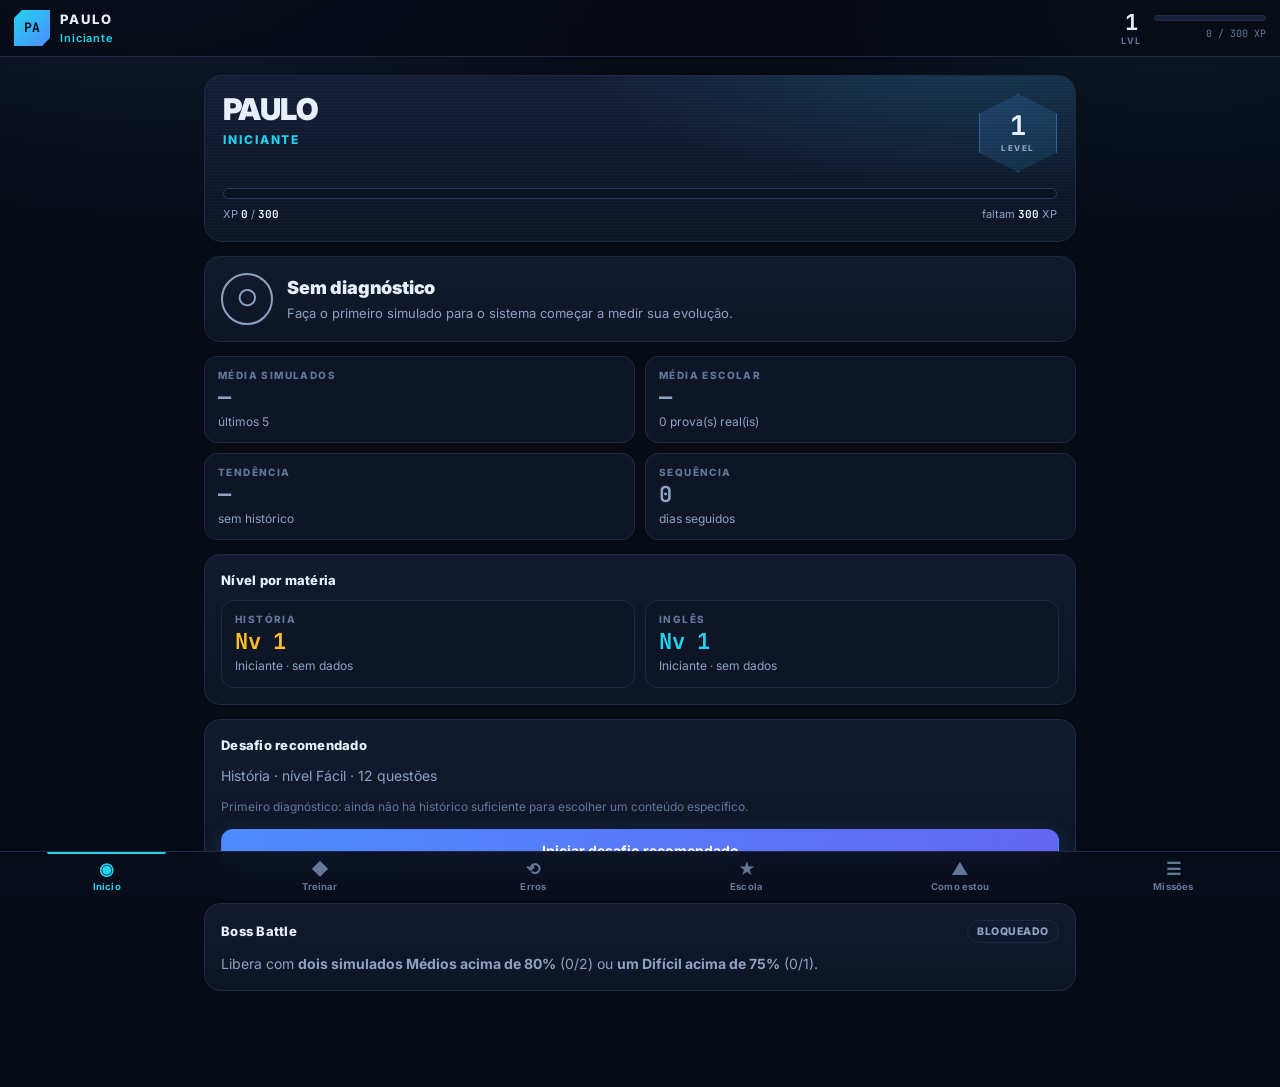
<file: index.html>
<!DOCTYPE html>
<html lang="pt-BR">
<head>
<meta charset="UTF-8">
<meta name="viewport" content="width=device-width,initial-scale=1.0,viewport-fit=cover">
<meta name="theme-color" content="#070b16">
<title>Paulo | Academy</title>
<link rel="preconnect" href="https://fonts.googleapis.com">
<link rel="preconnect" href="https://fonts.gstatic.com" crossorigin>
<link href="https://fonts.googleapis.com/css2?family=Inter:wght@400;500;600;700;800;900&family=JetBrains+Mono:wght@500;700&display=swap" rel="stylesheet">
<link rel="stylesheet" href="css/style.css?v=4">
</head>
<body>

<header class="topbar">
  <div class="brand">
    <span class="brand-mark">PA</span>
    <div class="brand-txt">
      <strong>PAULO</strong>
      <span id="tb-rank">—</span>
    </div>
  </div>
  <div class="tb-right">
    <div class="tb-lvl">
      <span class="tb-lvl-n" id="tb-level">1</span>
      <span class="tb-lvl-l">LVL</span>
    </div>
    <div class="tb-xp">
      <div class="tb-xp-bar"><i id="tb-xp-fill"></i></div>
      <span class="tb-xp-txt" id="tb-xp-txt">0 / 300 XP</span>
    </div>
  </div>
</header>

<main id="view" class="view"></main>

<nav class="tabbar" id="tabbar"></nav>

<div id="toast" class="toast"></div>

<script src="js/data-historia.js?v=4"></script>
<script src="js/data-ingles.js?v=4"></script>
<script src="js/data-reforco.js?v=4"></script>
<script src="js/data-ingles-prova.js?v=4"></script>
<script src="js/data-historia-prova.js?v=4"></script>
<script src="js/state.js?v=4"></script>
<script src="js/analysis.js?v=4"></script>
<script src="js/quiz.js?v=4"></script>
<script src="js/panels.js?v=4"></script>
<script src="js/app.js?v=4"></script>
</body>
</html>
</file>
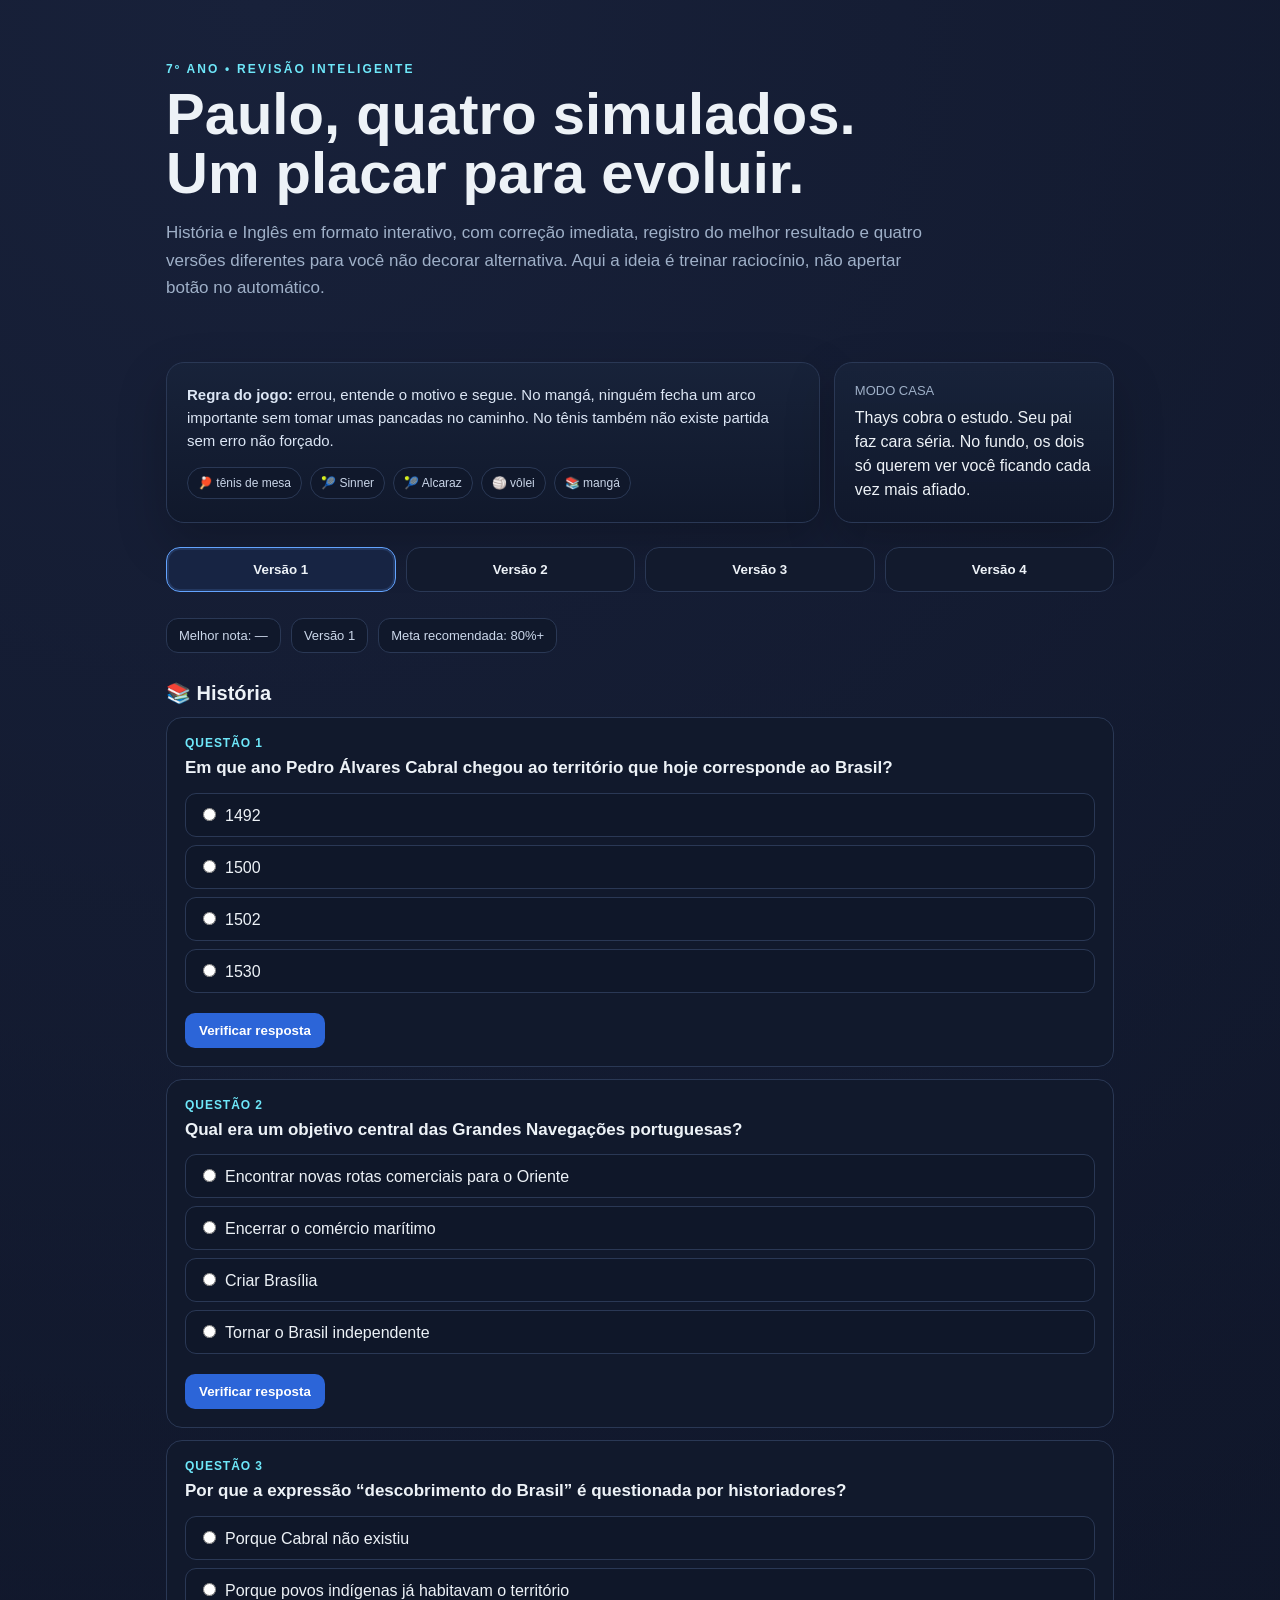
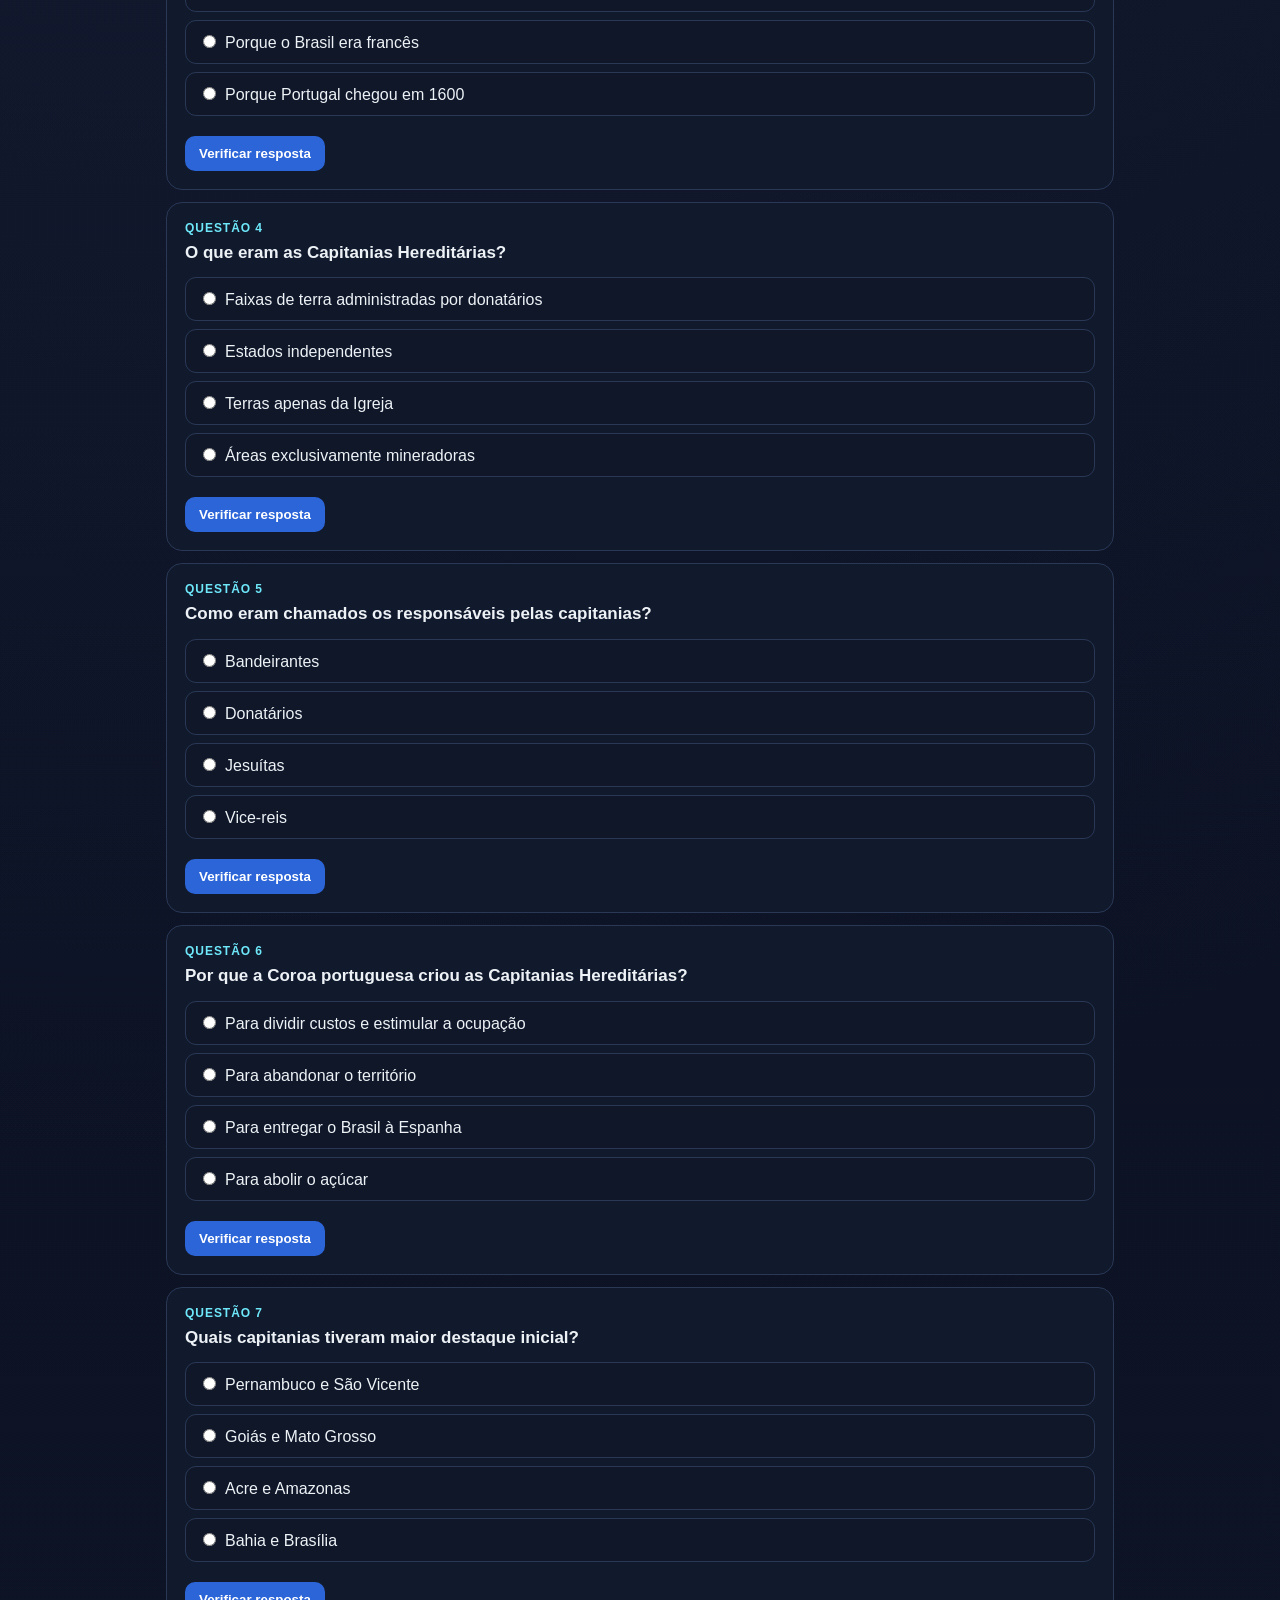
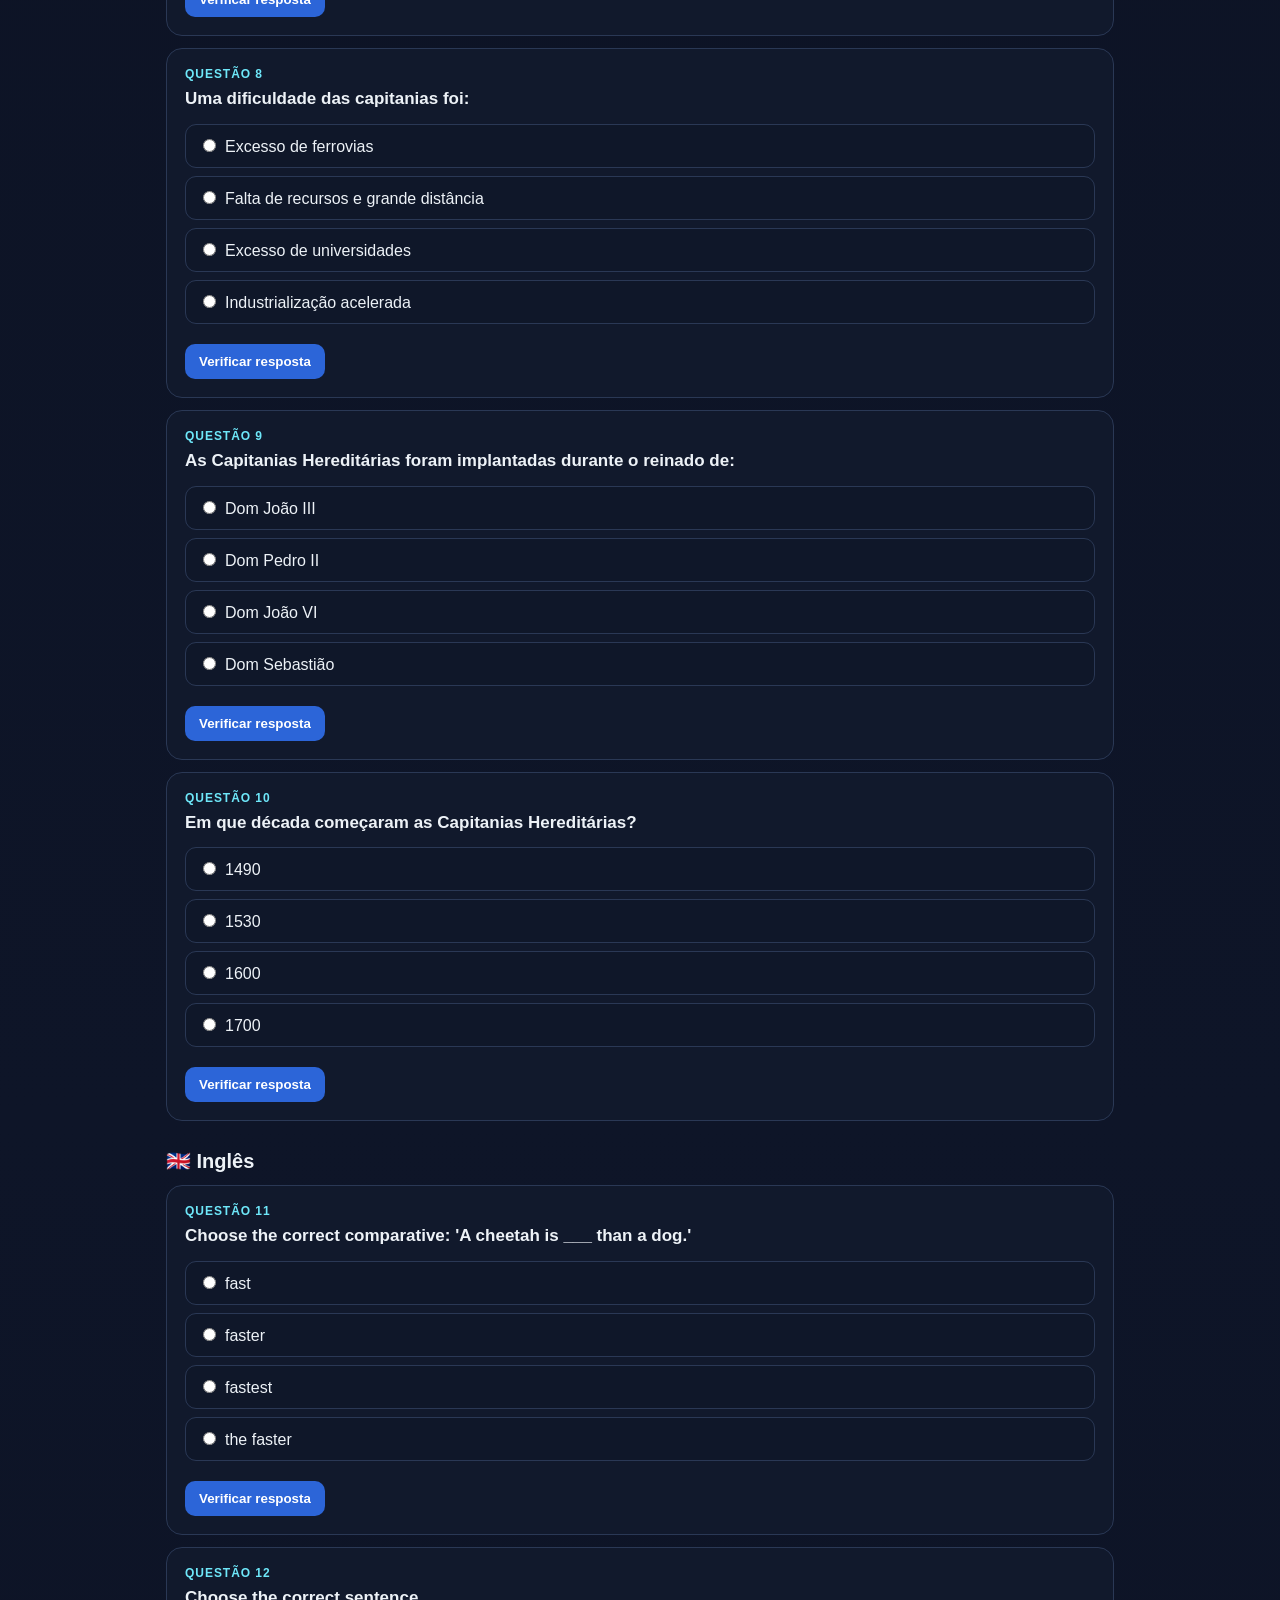
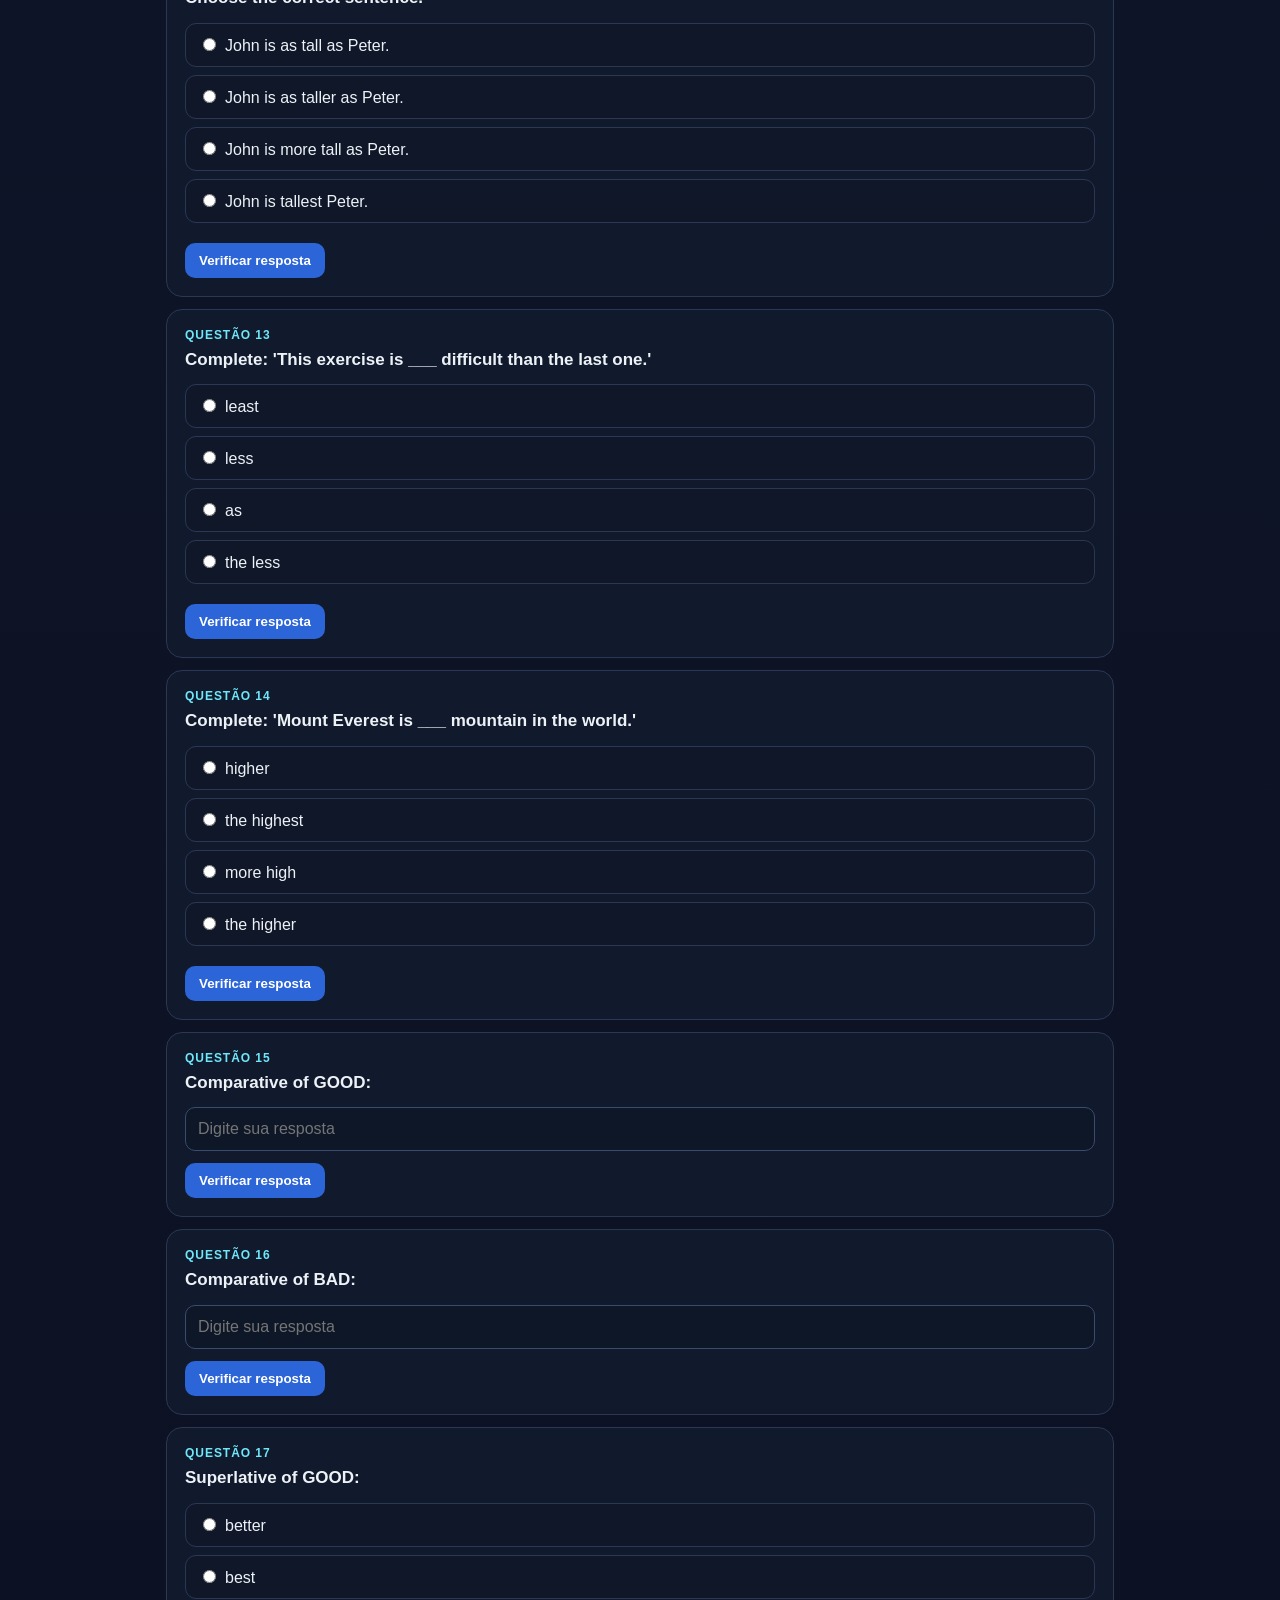
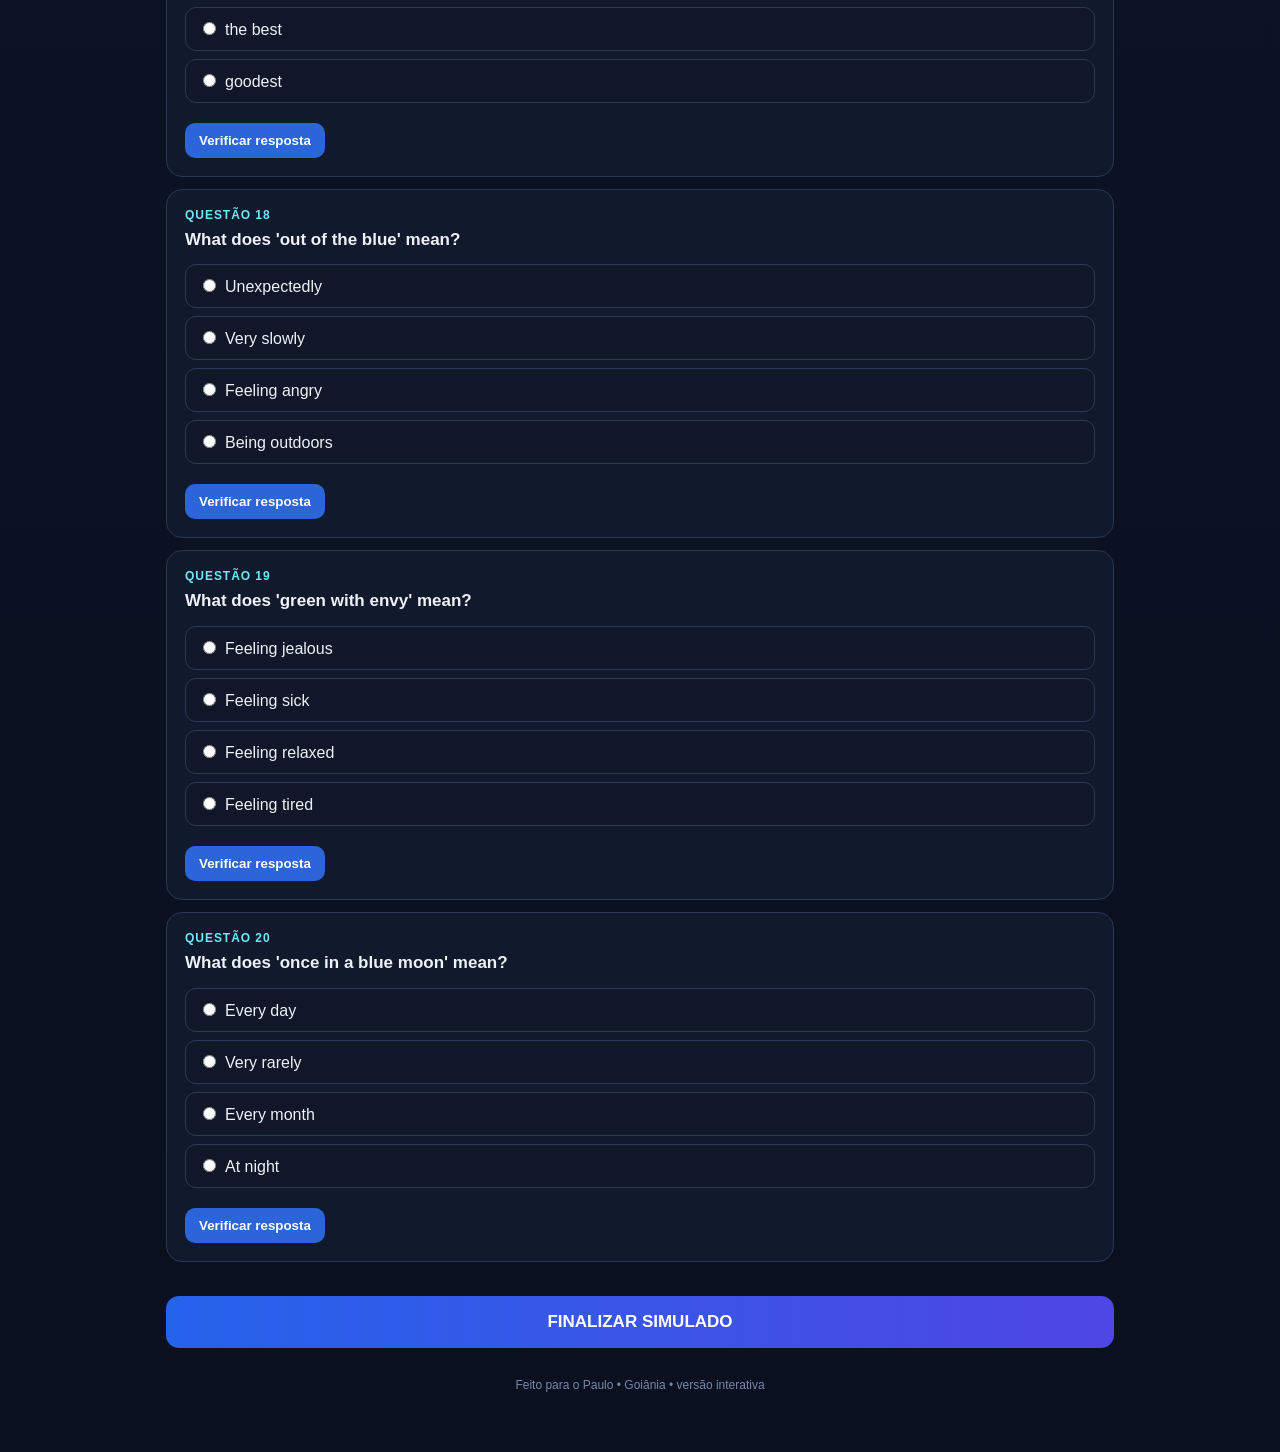
<file: v1-simulados-original.html>
<!DOCTYPE html>
<html lang="pt-BR">
<head>
<meta charset="UTF-8">
<meta name="viewport" content="width=device-width,initial-scale=1.0">
<title>Paulo | Simulados 7º Ano</title>
<style>
:root{
  --bg:#0b1020;--panel:#121a2d;--panel2:#18233a;--text:#edf2f7;--muted:#9fb0c8;
  --blue:#63a4ff;--cyan:#6ee7f9;--green:#57d68d;--red:#ff7a90;--gold:#f6c85f;--line:#2a3855;
}
*{box-sizing:border-box}
body{margin:0;font-family:Inter,Segoe UI,Arial,sans-serif;background:
radial-gradient(circle at 20% 0%,#18213a 0,transparent 35%),
linear-gradient(180deg,#0b1020,#0e1528 55%,#0b1020);color:var(--text)}
.wrap{max-width:980px;margin:auto;padding:28px 16px 60px}
.hero{padding:34px 0 20px}
.kicker{font-size:12px;letter-spacing:.18em;text-transform:uppercase;color:var(--cyan);font-weight:800}
h1{font-size:clamp(34px,6vw,58px);line-height:1.02;margin:8px 0 12px}
.lead{max-width:760px;color:var(--muted);font-size:17px;line-height:1.6}
.topgrid{display:grid;grid-template-columns:1.4fr .6fr;gap:14px;margin:24px 0}
.panel{background:linear-gradient(180deg,rgba(24,35,58,.92),rgba(16,24,43,.96));border:1px solid var(--line);border-radius:18px;padding:20px;box-shadow:0 20px 50px rgba(0,0,0,.22)}
.quote{font-size:15px;line-height:1.55;color:#dce6f5}
.small{color:var(--muted);font-size:13px}
.badgeRow{display:flex;gap:8px;flex-wrap:wrap;margin-top:14px}
.badge{border:1px solid var(--line);background:#10182b;padding:8px 10px;border-radius:999px;font-size:12px;color:#c9d5e8}
.versions{display:grid;grid-template-columns:repeat(4,1fr);gap:10px;margin:18px 0 26px}
.vbtn{background:#121a2d;border:1px solid var(--line);color:var(--text);padding:14px;border-radius:14px;font-weight:800;cursor:pointer}
.vbtn.active{border-color:var(--blue);box-shadow:0 0 0 2px rgba(99,164,255,.15) inset;background:#172443}
.stats{display:flex;gap:10px;flex-wrap:wrap;margin:10px 0 22px}
.stat{background:#10182b;border:1px solid var(--line);padding:9px 12px;border-radius:12px;color:#cbd7ea;font-size:13px}
.sectionTitle{margin:28px 0 12px;font-size:20px;font-weight:900}
.question{background:#11192c;border:1px solid var(--line);border-radius:16px;padding:18px;margin:12px 0}
.qnum{font-size:12px;color:var(--cyan);font-weight:800;letter-spacing:.08em;text-transform:uppercase}
.qtext{font-size:17px;font-weight:750;line-height:1.45;margin:6px 0 12px}
.option{display:block;padding:11px 12px;border:1px solid #2a3855;border-radius:11px;margin:8px 0;background:#0f1729;cursor:pointer}
.option:hover{border-color:#49658f;background:#121e34}
.option input{margin-right:9px}
.textans{width:100%;padding:12px;border-radius:10px;border:1px solid #3a4b6f;background:#0e1728;color:white;font-size:16px}
.check{margin-top:12px;border:0;border-radius:10px;padding:10px 14px;background:#2c65d8;color:white;font-weight:800;cursor:pointer}
.feedback{display:none;margin-top:12px;padding:11px 12px;border-radius:10px;font-weight:700;line-height:1.4}
.ok{display:block;background:rgba(87,214,141,.12);color:#9af0ba;border:1px solid rgba(87,214,141,.32)}
.no{display:block;background:rgba(255,122,144,.1);color:#ffacba;border:1px solid rgba(255,122,144,.3)}
.warn{display:block;background:rgba(246,200,95,.1);color:#f8d989;border:1px solid rgba(246,200,95,.3)}
.finish{width:100%;margin-top:22px;padding:16px;border:0;border-radius:13px;background:linear-gradient(90deg,#2563eb,#4f46e5);color:white;font-size:17px;font-weight:900;cursor:pointer}
.result{display:none;margin-top:20px;text-align:center}
.score{font-size:56px;font-weight:950;margin:8px 0}
.bar{height:12px;background:#1b2740;border-radius:999px;overflow:hidden;margin:15px 0}.bar>div{height:100%;width:0;background:linear-gradient(90deg,#57d68d,#6ee7f9);transition:.5s}
.footer{margin-top:30px;color:#7588a7;font-size:12px;text-align:center}
@media(max-width:760px){.topgrid{grid-template-columns:1fr}.versions{grid-template-columns:repeat(2,1fr)}}
</style>
</head>
<body>
<div class="wrap">
<section class="hero">
  <div class="kicker">7º ano • revisão inteligente</div>
  <h1>Paulo, quatro simulados.<br>Um placar para evoluir.</h1>
  <p class="lead">História e Inglês em formato interativo, com correção imediata, registro do melhor resultado e quatro versões diferentes para você não decorar alternativa. Aqui a ideia é treinar raciocínio, não apertar botão no automático.</p>
</section>

<div class="topgrid">
  <div class="panel">
    <div class="quote"><strong>Regra do jogo:</strong> errou, entende o motivo e segue. No mangá, ninguém fecha um arco importante sem tomar umas pancadas no caminho. No tênis também não existe partida sem erro não forçado.</div>
    <div class="badgeRow">
      <span class="badge">🏓 tênis de mesa</span>
      <span class="badge">🎾 Sinner</span>
      <span class="badge">🎾 Alcaraz</span>
      <span class="badge">🏐 vôlei</span>
      <span class="badge">📚 mangá</span>
    </div>
  </div>
  <div class="panel">
    <div class="small">MODO CASA</div>
    <p style="margin:8px 0 0;line-height:1.5">Thays cobra o estudo. Seu pai faz cara séria. No fundo, os dois só querem ver você ficando cada vez mais afiado.</p>
  </div>
</div>

<div class="versions" id="versions"></div>
<div class="stats">
  <div class="stat" id="best">Melhor nota: —</div>
  <div class="stat" id="versionName">Versão 1</div>
  <div class="stat">Meta recomendada: 80%+</div>
</div>

<div id="quiz"></div>
<button class="finish" onclick="finishQuiz()">FINALIZAR SIMULADO</button>

<div class="panel result" id="result">
  <div class="small">PLACAR FINAL</div>
  <div class="score" id="score">0%</div>
  <div class="bar"><div id="bar"></div></div>
  <div id="scoreText"></div>
  <p id="finalMsg" style="font-size:17px;line-height:1.5"></p>
</div>

<div class="footer">Feito para o Paulo • Goiânia • versão interativa</div>
</div>

<script>
const sets = [
{
name:"Versão 1",
questions:[
["História","Em que ano Pedro Álvares Cabral chegou ao território que hoje corresponde ao Brasil?",["1492","1500","1502","1530"],1],
["História","Qual era um objetivo central das Grandes Navegações portuguesas?",["Encontrar novas rotas comerciais para o Oriente","Encerrar o comércio marítimo","Criar Brasília","Tornar o Brasil independente"],0],
["História","Por que a expressão “descobrimento do Brasil” é questionada por historiadores?",["Porque Cabral não existiu","Porque povos indígenas já habitavam o território","Porque o Brasil era francês","Porque Portugal chegou em 1600"],1],
["História","O que eram as Capitanias Hereditárias?",["Faixas de terra administradas por donatários","Estados independentes","Terras apenas da Igreja","Áreas exclusivamente mineradoras"],0],
["História","Como eram chamados os responsáveis pelas capitanias?",["Bandeirantes","Donatários","Jesuítas","Vice-reis"],1],
["História","Por que a Coroa portuguesa criou as Capitanias Hereditárias?",["Para dividir custos e estimular a ocupação","Para abandonar o território","Para entregar o Brasil à Espanha","Para abolir o açúcar"],0],
["História","Quais capitanias tiveram maior destaque inicial?",["Pernambuco e São Vicente","Goiás e Mato Grosso","Acre e Amazonas","Bahia e Brasília"],0],
["História","Uma dificuldade das capitanias foi:",["Excesso de ferrovias","Falta de recursos e grande distância","Excesso de universidades","Industrialização acelerada"],1],
["História","As Capitanias Hereditárias foram implantadas durante o reinado de:",["Dom João III","Dom Pedro II","Dom João VI","Dom Sebastião"],0],
["História","Em que década começaram as Capitanias Hereditárias?",["1490","1530","1600","1700"],1],
["Inglês","Choose the correct comparative: 'A cheetah is ___ than a dog.'",["fast","faster","fastest","the faster"],1],
["Inglês","Choose the correct sentence.",["John is as tall as Peter.","John is as taller as Peter.","John is more tall as Peter.","John is tallest Peter."],0],
["Inglês","Complete: 'This exercise is ___ difficult than the last one.'",["least","less","as","the less"],1],
["Inglês","Complete: 'Mount Everest is ___ mountain in the world.'",["higher","the highest","more high","the higher"],1],
["Inglês","Comparative of GOOD:",null,"better"],
["Inglês","Comparative of BAD:",null,"worse"],
["Inglês","Superlative of GOOD:",["better","best","the best","goodest"],2],
["Inglês","What does 'out of the blue' mean?",["Unexpectedly","Very slowly","Feeling angry","Being outdoors"],0],
["Inglês","What does 'green with envy' mean?",["Feeling jealous","Feeling sick","Feeling relaxed","Feeling tired"],0],
["Inglês","What does 'once in a blue moon' mean?",["Every day","Very rarely","Every month","At night"],1]
]},
{
name:"Versão 2",
questions:[
["História","Antes da chegada dos portugueses, o território brasileiro era habitado por:",["Diversos povos indígenas","Apenas portugueses","Somente espanhóis","Nenhuma população"],0],
["História","A chegada da frota de Cabral ocorreu em:",["1500","1534","1549","1494"],0],
["História","Qual produto ganhou grande importância econômica no início da colonização?",["Açúcar","Café","Borracha","Soja"],0],
["História","O sistema de Capitanias Hereditárias transferia aos donatários a tarefa de:",["Administrar e desenvolver partes do território","Declarar independência","Criar uma nova monarquia","Extinguir a agricultura"],0],
["História","A palavra 'hereditária' indica que a capitania:",["Poderia ser transmitida por herança","Era administrada por indígenas","Era temporária","Pertencia à Espanha"],0],
["História","Um dos motivos para o baixo desempenho de várias capitanias foi:",["Falta de recursos e ataques","Excesso de indústrias","Muita população urbana","Ferrovias mal planejadas"],0],
["História","Pernambuco teve destaque principalmente com a produção de:",["Açúcar","Café","Ouro","Algodão industrial"],0],
["História","São Vicente destacou-se por:",["Ser uma das capitanias com maior sucesso inicial","Ser a capital do Brasil","Pertencer à França","Ser criada no século XIX"],0],
["História","O sistema de capitanias buscava reforçar:",["A ocupação portuguesa do território","A independência indígena","A expansão inglesa","O fim do comércio atlântico"],0],
["História","Qual alternativa melhor descreve o contexto das Grandes Navegações?",["Busca por comércio, rotas e expansão marítima","Fim das viagens oceânicas","Rejeição às especiarias","Isolamento europeu"],0],
["Inglês","Complete: 'My sister is ___ than me.'",["taller","tallest","more tall","the tall"],0],
["Inglês","Complete: 'This book is ___ interesting than that one.'",["more","most","the most","as more"],0],
["Inglês","Equality comparison:",["as fast as","faster as","more fast as","as faster than"],0],
["Inglês","Inferiority comparison:",["less expensive than","least expensive than","more less expensive","as expensive than"],0],
["Inglês","Superlative of BAD:",null,"the worst"],
["Inglês","Comparative of FAR can be:",["farther","farest","more far","farer"],0],
["Inglês","Complete: 'She is ___ student in the class.'",["the best","better","good","the better"],0],
["Inglês","'Feel blue' means:",["Feel sad","Feel excited","Feel hungry","Feel jealous"],0],
["Inglês","'White lie' usually means:",["A harmless or small lie","A legal document","A serious crime","A joke about colors"],0],
["Inglês","'Black sheep' usually refers to:",["Someone different from the rest of a group","The group leader","A lucky person","A very calm person"],0]
]},
{
name:"Versão 3",
questions:[
["História","A expansão marítima portuguesa dos séculos XV e XVI estava ligada principalmente a:",["Interesses comerciais e marítimos","Industrialização pesada","Turismo","Produção de petróleo"],0],
["História","A chegada portuguesa ao Brasil ocorreu durante o reinado de:",["Dom Manuel I","Dom Pedro I","Dom João VI","Dom Pedro II"],0],
["História","A presença de povos indígenas antes de 1500 mostra que:",["O território já era habitado e possuía diversas culturas","O território estava vazio","Portugal fundou as primeiras aldeias indígenas","A Espanha controlava todo o litoral"],0],
["História","As Capitanias Hereditárias foram criadas em:",["1534","1500","1549","1822"],0],
["História","Os donatários recebiam da Coroa:",["Direitos e responsabilidades sobre uma faixa de terra","A independência política","O título de rei","O controle de Portugal"],0],
["História","Uma finalidade das capitanias era:",["Estimular ocupação e colonização","Acabar com a navegação","Criar estados soberanos","Expulsar todos os colonos"],0],
["História","A distância entre Portugal e a colônia dificultava:",["Administração e comunicação","Produção de mapas escolares","Uso de moedas digitais","Viagens de trem"],0],
["História","Qual alternativa NÃO corresponde a uma dificuldade das capitanias?",["Excesso de industrialização","Poucos recursos","Grandes distâncias","Conflitos locais"],0],
["História","Pernambuco e São Vicente são lembradas porque:",["Tiveram maior êxito inicial","Foram as únicas criadas","Viraram países independentes","Não tiveram colonização"],0],
["História","O fracasso parcial das capitanias contribuiu para a criação posterior do:",["Governo-Geral","Império do Brasil","Estado Novo","Congresso Nacional"],0],
["Inglês","Complete: 'Tennis is ___ difficult than table tennis for some beginners.'",["more","most","the most","as more"],0],
["Inglês","Complete: 'This racket is ___ than that one.'",["lighter","lightest","more light","the lighter"],0],
["Inglês","Choose the superlative.",["the fastest","faster","more fast","as fast as"],0],
["Inglês","Choose the comparative of 'beautiful'.",["more beautiful","beautifuller","the beautiful","most beautiful"],0],
["Inglês","Comparative of GOOD:",["better","best","gooder","the best"],0],
["Inglês","Superlative of BAD:",["the worst","worse","badder","the baddest"],0],
["Inglês","Complete: 'Carlos is as focused ___ Jannik.'",["as","than","more","most"],0],
["Inglês","'Out of the blue' indicates something:",["unexpected","frequent","planned","boring"],0],
["Inglês","'Green with envy' is related to:",["jealousy","sadness","sleep","hunger"],0],
["Inglês","'Once in a blue moon' describes something that happens:",["rarely","daily","hourly","regularly"],0]
]},
{
name:"Versão 4",
questions:[
["História","O chamado 'descobrimento' do Brasil pode ser melhor entendido também como:",["Encontro entre sociedades diferentes, com conflitos e impactos","Criação de um território vazio","Fim imediato da cultura indígena","Independência do Brasil"],0],
["História","Cabral fazia parte do contexto histórico conhecido como:",["Grandes Navegações","Revolução Industrial","Guerra Fria","República Velha"],0],
["História","As especiarias orientais eram importantes para os europeus porque:",["Tinham alto valor comercial","Eram usadas como moeda oficial","Substituíam metais preciosos","Eram produzidas no Brasil"],0],
["História","O sistema de Capitanias Hereditárias dividiu o território em:",["Grandes faixas de terra","Municípios modernos","Estados federativos","Distritos industriais"],0],
["História","Os donatários tinham como responsabilidade:",["Promover ocupação e exploração econômica","Declarar guerra a Portugal","Criar moeda própria","Abolir impostos reais"],0],
["História","O modelo foi chamado de hereditário porque:",["Os direitos podiam passar aos herdeiros","Só idosos podiam administrar","As terras pertenciam a famílias indígenas","Era renovado anualmente"],0],
["História","Qual alternativa apresenta duas capitanias de destaque?",["Pernambuco e São Vicente","Goiás e Acre","Amazonas e Bahia","Mato Grosso e Brasília"],0],
["História","As dificuldades de várias capitanias mostraram que:",["A colonização exigia mais organização e apoio da Coroa","Portugal abandonaria a América","A mineração já dominava a economia","O Brasil seria independente em 1534"],0],
["História","A criação do Governo-Geral buscou:",["Centralizar mais a administração colonial","Extinguir Portugal","Transferir a capital para Lisboa","Dar independência às capitanias"],0],
["História","Qual sequência está correta?",["1500: chegada portuguesa; 1534: capitanias; 1549: Governo-Geral","1534: chegada; 1500: capitanias; 1822: Governo-Geral","1492: capitanias; 1500: independência; 1549: república","1549: chegada; 1534: independência; 1500: Governo-Geral"],0],
["Inglês","Complete: 'A manga chapter can be ___ than the previous one.'",["more exciting","most exciting","excitinger","the exciting"],0],
["Inglês","Complete: 'This serve is ___ than the last one.'",["better","best","gooder","the best"],0],
["Inglês","Complete: 'That was ___ point of the match.'",["the best","better","good","more good"],0],
["Inglês","Choose the equality structure.",["as strong as","stronger as","more strong as","as stronger than"],0],
["Inglês","Choose the inferiority structure.",["less difficult than","least difficult than","lesser difficult as","as less difficult"],0],
["Inglês","Write the comparative of BAD:",null,"worse"],
["Inglês","Write the superlative of GOOD:",null,"the best"],
["Inglês","'Feel blue' means:",["feel sad","feel jealous","feel angry","feel lucky"],0],
["Inglês","'Out of the blue' means:",["unexpectedly","very often","carefully","slowly"],0],
["Inglês","'Once in a blue moon' means:",["very rarely","every week","twice a day","every night"],0]
]}
];

let current=0;
function renderVersions(){
 const v=document.getElementById("versions"); v.innerHTML="";
 sets.forEach((s,i)=>{const b=document.createElement("button");b.className="vbtn"+(i===current?" active":"");b.textContent=s.name;b.onclick=()=>{current=i;renderVersions();renderQuiz();updateBest()};v.appendChild(b)})
 document.getElementById("versionName").textContent=sets[current].name;
}
const good=[
"Acertou. Leitura limpa, decisão rápida.",
"Boa. Esse ponto foi de primeira bola.",
"Correto. Capítulo avançado sem filler.",
"Acertou. Sólido como troca longa bem construída.",
"Boa. A Thays não tem objeção nesta questão."
];
const bad=[
"Não foi dessa vez. Revê o raciocínio e tenta de novo.",
"Erro não forçado. Ajusta e joga o próximo ponto.",
"Essa saiu por pouco. Sem drama, corrige a leitura.",
"Plot twist ruim. Volta uma casa e entende a lógica.",
"Seu pai fez cara séria por 2 segundos. Depois passa."
];
function pick(a){return a[Math.floor(Math.random()*a.length)]}
function renderQuiz(){
 const root=document.getElementById("quiz"); root.innerHTML="";
 let last="";
 sets[current].questions.forEach((q,i)=>{
   if(q[0]!==last){const h=document.createElement("div");h.className="sectionTitle";h.textContent=q[0]==="História"?"📚 História":"🇬🇧 Inglês";root.appendChild(h);last=q[0]}
   const card=document.createElement("div");card.className="question";card.dataset.correct="false";card.dataset.answered="false";
   let body=`<div class="qnum">Questão ${i+1}</div><div class="qtext">${q[1]}</div>`;
   if(q[2]){
     q[2].forEach((o,j)=>body+=`<label class="option"><input type="radio" name="q${current}_${i}" value="${j}">${o}</label>`);
   }else{
     body+=`<input class="textans" type="text" placeholder="Digite sua resposta">`;
   }
   body+=`<button class="check" onclick="checkQ(this,${i})">Verificar resposta</button><div class="feedback"></div>`;
   card.innerHTML=body;root.appendChild(card);
 });
 document.getElementById("result").style.display="none";
}
function norm(t){return t.toLowerCase().trim().normalize("NFD").replace(/[\u0300-\u036f]/g,"")}
function checkQ(btn,i){
 const card=btn.closest(".question"), q=sets[current].questions[i], f=card.querySelector(".feedback");
 let ok=false;
 if(q[2]){
   const sel=card.querySelector("input:checked");
   if(!sel){f.className="feedback warn";f.textContent="Escolha uma alternativa.";return}
   ok=Number(sel.value)===q[3];
 }else{
   const val=card.querySelector(".textans").value;
   if(!val.trim()){f.className="feedback warn";f.textContent="Digite uma resposta.";return}
   ok=norm(val)===norm(q[3]);
 }
 card.dataset.correct=ok?"true":"false";card.dataset.answered="true";
 f.className="feedback "+(ok?"ok":"no");f.textContent=ok?pick(good):pick(bad);
}
function updateBest(){
 const key="paulo_best_"+current;const val=localStorage.getItem(key);document.getElementById("best").textContent="Melhor nota: "+(val?val+"%":"—");
}
function finishQuiz(){
 const cards=[...document.querySelectorAll(".question")];
 const right=cards.filter(c=>c.dataset.correct==="true").length;
 const answered=cards.filter(c=>c.dataset.answered==="true").length;
 const pct=Math.round(right/cards.length*100);
 const key="paulo_best_"+current; const old=Number(localStorage.getItem(key)||0); if(pct>old)localStorage.setItem(key,pct);
 document.getElementById("score").textContent=pct+"%";document.getElementById("bar").style.width=pct+"%";
 document.getElementById("scoreText").innerHTML=`<strong>${right} de ${cards.length} acertos.</strong><br>${answered} questões verificadas.`;
 let msg="";
 if(pct===100) msg="Perfeito. Zero filler, zero desperdício. Pode encerrar o arco.";
 else if(pct>=90) msg="Excelente. Nível de quem chega no tie-break sabendo exatamente o que fazer.";
 else if(pct>=80) msg="Muito bom. Meta batida. Agora vale revisar apenas os erros.";
 else if(pct>=70) msg="Bom resultado. Faltou consistência em alguns pontos. Revise e tente outra versão.";
 else if(pct>=60) msg="Tem base, mas ainda está deixando ponto simples na mesa. Mais uma rodada.";
 else msg="Hora de revisar antes de insistir. Estudo bom também sabe a hora de voltar ao capítulo anterior.";
 document.getElementById("finalMsg").textContent=msg;document.getElementById("result").style.display="block";document.getElementById("result").scrollIntoView({behavior:"smooth"});updateBest();
}
renderVersions();renderQuiz();updateBest();
</script>
</body>
</html>
</file>
<file: css/style.css>
/* ===========================================================
   PAULO ACADEMY — sistema de progressão acadêmica
   Estética: dashboard esportivo / HUD competitivo / RPG moderno
   =========================================================== */

:root{
  --bg:#070b16;
  --bg2:#0a1020;
  --panel:#0e1526;
  --panel2:#131c31;
  --line:#1e2a44;
  --line2:#2b3a5c;
  --text:#e8eefb;
  --muted:#8ea2c4;
  --dim:#63779b;

  --blue:#4d8dff;
  --cyan:#22d3ee;
  --green:#34d399;
  --amber:#fbbf24;
  --orange:#fb923c;
  --red:#f43f5e;
  --gold:#eab308;
  --violet:#a78bfa;

  --mono:'JetBrains Mono',ui-monospace,SFMono-Regular,Menlo,monospace;
  --sans:'Inter',-apple-system,BlinkMacSystemFont,'Segoe UI',Roboto,sans-serif;

  --tabh:64px;
}

*{box-sizing:border-box;-webkit-tap-highlight-color:transparent}

body{
  margin:0;
  font-family:var(--sans);
  background:var(--bg);
  color:var(--text);
  font-size:15px;
  line-height:1.5;
  padding-bottom:calc(var(--tabh) + env(safe-area-inset-bottom,0px));
  background-image:
    radial-gradient(900px 500px at 12% -8%, rgba(77,141,255,.13), transparent 60%),
    radial-gradient(700px 420px at 92% 0%, rgba(34,211,238,.08), transparent 55%);
  background-attachment:fixed;
}

h1,h2,h3{margin:0;line-height:1.15}
button{font-family:inherit}
.num{font-family:var(--mono);font-variant-numeric:tabular-nums}

/* ---------- TOPBAR ---------- */
.topbar{
  position:sticky;top:0;z-index:40;
  display:flex;align-items:center;justify-content:space-between;gap:12px;
  padding:10px 14px;
  background:rgba(7,11,22,.86);
  backdrop-filter:blur(14px);
  border-bottom:1px solid var(--line);
}
.brand{display:flex;align-items:center;gap:10px;min-width:0}
.brand-mark{
  width:36px;height:36px;flex:none;display:grid;place-items:center;
  font-family:var(--mono);font-weight:700;font-size:13px;letter-spacing:.02em;
  color:#04101f;
  background:linear-gradient(135deg,var(--cyan),var(--blue));
  clip-path:polygon(22% 0,100% 0,100% 78%,78% 100%,0 100%,0 22%);
}
.brand-txt{display:flex;flex-direction:column;min-width:0}
.brand-txt strong{font-size:13px;letter-spacing:.16em;font-weight:800}
.brand-txt span{font-size:11px;color:var(--cyan);letter-spacing:.08em;font-weight:600;white-space:nowrap;overflow:hidden;text-overflow:ellipsis}

.tb-right{display:flex;align-items:center;gap:12px}
.tb-lvl{display:flex;flex-direction:column;align-items:center;line-height:1}
.tb-lvl-n{font-family:var(--mono);font-size:22px;font-weight:700;color:var(--text)}
.tb-lvl-l{font-size:9px;letter-spacing:.18em;color:var(--dim);font-weight:700;margin-top:2px}
.tb-xp{display:flex;flex-direction:column;gap:5px;width:112px}
.tb-xp-bar{height:6px;border-radius:99px;background:#16203a;overflow:hidden;border:1px solid var(--line)}
.tb-xp-bar i{display:block;height:100%;width:0;background:linear-gradient(90deg,var(--cyan),var(--blue));transition:width .6s cubic-bezier(.2,.8,.2,1)}
.tb-xp-txt{font-family:var(--mono);font-size:10px;color:var(--dim);text-align:right}

/* ---------- LAYOUT ---------- */
.view{max-width:900px;margin:0 auto;padding:18px 14px 32px}
.stack{display:flex;flex-direction:column;gap:14px}

.kicker{
  font-size:10px;letter-spacing:.2em;text-transform:uppercase;
  color:var(--dim);font-weight:800;
}
.page-title{font-size:24px;font-weight:900;letter-spacing:-.02em;margin:4px 0 2px}
.page-sub{color:var(--muted);font-size:14px;margin:0}
.page-head{margin-bottom:4px}

.panel{
  background:linear-gradient(180deg,rgba(19,28,49,.9),rgba(14,21,38,.95));
  border:1px solid var(--line);
  border-radius:16px;
  padding:16px;
  position:relative;
}
.panel.tight{padding:13px}
.panel-t{font-size:13px;font-weight:800;letter-spacing:.02em;margin-bottom:10px;display:flex;align-items:center;gap:8px;justify-content:space-between}

.grid{display:grid;gap:10px}
.g2{grid-template-columns:repeat(2,1fr)}
.g3{grid-template-columns:repeat(3,1fr)}
.g4{grid-template-columns:repeat(4,1fr)}
@media(max-width:620px){.g3,.g4{grid-template-columns:repeat(2,1fr)}}

/* ---------- STAT CARD ---------- */
.stat{
  background:var(--panel);border:1px solid var(--line);border-radius:13px;
  padding:12px 13px;display:flex;flex-direction:column;gap:5px;min-width:0;
}
.stat-l{font-size:10px;letter-spacing:.14em;text-transform:uppercase;color:var(--dim);font-weight:800;line-height:1.3}
.stat-v{font-family:var(--mono);font-size:22px;font-weight:700;letter-spacing:-.02em;line-height:1}
.stat-s{font-size:12px;color:var(--muted);line-height:1.35;overflow-wrap:anywhere}
.stat.accent{border-color:rgba(77,141,255,.4)}
.v-green{color:var(--green)}.v-blue{color:var(--blue)}.v-cyan{color:var(--cyan)}
.v-amber{color:var(--amber)}.v-red{color:var(--red)}.v-gold{color:var(--gold)}
.v-muted{color:var(--muted)}.v-violet{color:var(--violet)}.v-orange{color:var(--orange)}

/* ---------- HERO / HOME ---------- */
.hero{
  border:1px solid var(--line);border-radius:18px;padding:18px;
  background:
    radial-gradient(600px 200px at 88% -10%, rgba(34,211,238,.14), transparent 65%),
    linear-gradient(180deg,#131e36,#0c1425);
  position:relative;overflow:hidden;
}
.hero:before{
  content:'';position:absolute;inset:0;pointer-events:none;
  background:repeating-linear-gradient(0deg,rgba(255,255,255,.022) 0 1px,transparent 1px 3px);
}
.hero-top{display:flex;align-items:flex-start;justify-content:space-between;gap:14px;position:relative}
.hero-name{font-size:30px;font-weight:900;letter-spacing:-.02em;line-height:1}
.hero-rank{font-size:12px;letter-spacing:.16em;font-weight:800;color:var(--cyan);text-transform:uppercase;margin-top:7px}
.lvl-badge{
  flex:none;width:78px;height:78px;display:grid;place-items:center;text-align:center;
  background:linear-gradient(140deg,rgba(77,141,255,.2),rgba(34,211,238,.1));
  border:1px solid rgba(77,141,255,.45);
  clip-path:polygon(50% 0,100% 25%,100% 75%,50% 100%,0 75%,0 25%);
}
.lvl-badge b{display:block;font-family:var(--mono);font-size:27px;line-height:1;font-weight:700}
.lvl-badge span{display:block;font-size:8px;letter-spacing:.2em;color:var(--muted);font-weight:800;margin-top:3px}

.xpwrap{margin-top:16px;position:relative}
.xpbar{height:11px;border-radius:99px;background:#0a1223;border:1px solid var(--line2);overflow:hidden}
.xpbar i{display:block;height:100%;width:0;background:linear-gradient(90deg,var(--cyan),var(--blue),var(--violet));transition:width .7s cubic-bezier(.2,.8,.2,1)}
.xpmeta{display:flex;justify-content:space-between;margin-top:7px;font-size:11px;color:var(--muted)}
.xpmeta b{font-family:var(--mono);color:var(--text);font-weight:700}

.lockbar{
  margin-top:12px;padding:10px 12px;border-radius:11px;font-size:12.5px;line-height:1.45;
  background:rgba(251,191,36,.09);border:1px solid rgba(251,191,36,.28);color:#f7dc9a;position:relative;
}
.lockbar b{color:var(--amber)}

/* ---------- BUTTONS ---------- */
.btn{
  display:inline-flex;align-items:center;justify-content:center;gap:8px;
  border:1px solid var(--line2);background:var(--panel2);color:var(--text);
  padding:12px 16px;border-radius:12px;font-weight:700;font-size:14px;cursor:pointer;
  transition:.15s;text-align:center;
}
.btn:hover{border-color:var(--blue);background:#18243f}
.btn:active{transform:translateY(1px)}
.btn.primary{
  background:linear-gradient(100deg,var(--blue),#6366f1);border-color:transparent;color:#fff;
  box-shadow:0 8px 24px rgba(77,141,255,.25);
}
.btn.primary:hover{filter:brightness(1.08)}
.btn.boss{background:linear-gradient(100deg,#b91c1c,#7c2d12);border-color:rgba(244,63,94,.5);color:#ffe4e6}
.btn.ghost{background:transparent}
.btn.sm{padding:8px 12px;font-size:12.5px;border-radius:10px}
.btn.wide{width:100%}
.btn:disabled{opacity:.42;cursor:not-allowed;filter:grayscale(.5)}
.btnrow{display:flex;gap:9px;flex-wrap:wrap}

/* ---------- TABBAR ---------- */
.tabbar{
  position:fixed;left:0;right:0;bottom:0;z-index:50;
  display:grid;grid-template-columns:repeat(6,1fr);
  background:rgba(8,13,26,.94);backdrop-filter:blur(16px);
  border-top:1px solid var(--line);
  padding-bottom:env(safe-area-inset-bottom,0px);
}
.tab{
  border:0;background:none;color:var(--dim);cursor:pointer;
  padding:9px 2px 8px;display:flex;flex-direction:column;align-items:center;gap:3px;
  font-size:9.5px;font-weight:700;letter-spacing:.02em;transition:.15s;position:relative;
}
.tab i{font-style:normal;font-size:17px;line-height:1}
.tab.on{color:var(--cyan)}
.tab.on:before{content:'';position:absolute;top:0;left:22%;right:22%;height:2px;background:var(--cyan);border-radius:0 0 3px 3px}
.tab .dot{position:absolute;top:6px;right:calc(50% - 17px);width:7px;height:7px;border-radius:99px;background:var(--red);border:1.5px solid #0a1020}

/* ---------- CHIPS / TAGS ---------- */
.chips{display:flex;gap:7px;flex-wrap:wrap}
.chip{
  border:1px solid var(--line);background:#101a2e;color:var(--muted);
  padding:6px 11px;border-radius:99px;font-size:11.5px;font-weight:600;cursor:pointer;transition:.15s;
}
.chip.on{border-color:var(--blue);color:var(--text);background:#17253f}
.tag{
  display:inline-flex;align-items:center;gap:5px;
  padding:3px 9px;border-radius:99px;font-size:10.5px;font-weight:800;letter-spacing:.05em;
  border:1px solid var(--line);background:#101a2e;color:var(--muted);text-transform:uppercase;
}
.tag.easy{color:var(--green);border-color:rgba(52,211,153,.35);background:rgba(52,211,153,.1)}
.tag.mid{color:var(--amber);border-color:rgba(251,191,36,.35);background:rgba(251,191,36,.1)}
.tag.hard{color:var(--red);border-color:rgba(244,63,94,.35);background:rgba(244,63,94,.1)}
.tag.boss{color:#fecdd3;border-color:rgba(244,63,94,.55);background:rgba(185,28,28,.28)}
.tag.hist{color:var(--amber)}
.tag.eng{color:var(--cyan)}
.tag.ok{color:var(--green);border-color:rgba(52,211,153,.35);background:rgba(52,211,153,.1)}
.tag.warn{color:var(--orange);border-color:rgba(251,146,60,.35);background:rgba(251,146,60,.1)}

/* ---------- MODE CARD ---------- */
.mode{
  display:flex;align-items:center;gap:13px;width:100%;text-align:left;
  background:var(--panel);border:1px solid var(--line);border-radius:14px;
  padding:14px;cursor:pointer;transition:.15s;color:var(--text);
}
.mode:hover{border-color:var(--line2);background:var(--panel2)}
.mode:disabled{opacity:.45;cursor:not-allowed}
.mode-ico{
  width:42px;height:42px;flex:none;display:grid;place-items:center;font-size:19px;
  border-radius:11px;background:#131f38;border:1px solid var(--line2);
}
.mode-b{flex:1;min-width:0}
.mode-b strong{display:block;font-size:14.5px;font-weight:800}
.mode-b span{display:block;font-size:12.5px;color:var(--muted);margin-top:2px;line-height:1.4}
.mode-x{font-family:var(--mono);font-size:13px;color:var(--dim);flex:none}

/* ---------- QUESTION ---------- */
.qhead{
  display:flex;align-items:center;justify-content:space-between;gap:10px;
  padding:11px 14px;border:1px solid var(--line);border-radius:13px;background:var(--panel);
  position:sticky;top:57px;z-index:20;backdrop-filter:blur(10px);
}
.qprog{display:flex;flex-direction:column;gap:6px;flex:1;min-width:0}
.qprog-t{font-size:11px;color:var(--muted);display:flex;justify-content:space-between;gap:8px}
.qprog-b{height:4px;background:#16203a;border-radius:99px;overflow:hidden}
.qprog-b i{display:block;height:100%;background:linear-gradient(90deg,var(--cyan),var(--blue));transition:width .4s}

.qcard{background:var(--panel);border:1px solid var(--line);border-radius:16px;padding:17px}
.qmeta{display:flex;gap:6px;flex-wrap:wrap;margin-bottom:11px;align-items:center}
.qctx{
  background:#0a1122;border-left:3px solid var(--blue);border-radius:0 10px 10px 0;
  padding:12px 14px;margin-bottom:13px;font-size:13.5px;line-height:1.6;color:#cfdcf2;font-style:italic;
}
.qctx b{font-style:normal;color:var(--text)}
.qtext{font-size:17px;font-weight:650;line-height:1.45;margin-bottom:14px}
.qtext code{font-family:var(--mono);background:#0a1122;padding:2px 6px;border-radius:5px;font-size:.9em;font-style:normal;color:var(--cyan)}

.opts{display:flex;flex-direction:column;gap:9px}
.opt{
  display:flex;align-items:flex-start;gap:11px;
  padding:13px 14px;border:1px solid var(--line);border-radius:12px;
  background:#0c1425;cursor:pointer;transition:.13s;font-size:14.5px;line-height:1.45;
}
.opt:hover{border-color:var(--line2);background:#101a2e}
.opt-k{
  flex:none;width:24px;height:24px;display:grid;place-items:center;border-radius:7px;
  background:#16223c;border:1px solid var(--line2);
  font-family:var(--mono);font-size:11.5px;font-weight:700;color:var(--muted);margin-top:-1px;
}
.opt.sel{border-color:var(--blue);background:#15233d}
.opt.sel .opt-k{background:var(--blue);color:#fff;border-color:var(--blue)}
.opt.right{border-color:rgba(52,211,153,.6);background:rgba(52,211,153,.1)}
.opt.right .opt-k{background:var(--green);color:#052e1a;border-color:var(--green)}
.opt.wrong{border-color:rgba(244,63,94,.55);background:rgba(244,63,94,.09)}
.opt.wrong .opt-k{background:var(--red);color:#4c0519;border-color:var(--red)}
.opt.lock{cursor:default;opacity:.75}
.opt.lock.right,.opt.lock.wrong{opacity:1}

.tinput{
  width:100%;padding:14px;border-radius:12px;border:1px solid var(--line2);
  background:#0a1122;color:var(--text);font-size:16px;font-family:var(--mono);
}
.tinput:focus{outline:none;border-color:var(--blue)}

/* ---------- FEEDBACK / EXPLANATION ---------- */
.fb{margin-top:14px;padding:13px 14px;border-radius:12px;font-size:13.5px;line-height:1.5;font-weight:600}
.fb.ok{background:rgba(52,211,153,.11);border:1px solid rgba(52,211,153,.32);color:#a7f3d0}
.fb.no{background:rgba(244,63,94,.09);border:1px solid rgba(244,63,94,.3);color:#fecdd3}
.fb.hintbox{background:rgba(251,191,36,.09);border:1px solid rgba(251,191,36,.3);color:#fde68a}
.fb.warn{background:rgba(251,146,60,.09);border:1px solid rgba(251,146,60,.3);color:#fed7aa}
.fb .xp{font-family:var(--mono);font-weight:700;color:var(--cyan)}

.explain{margin-top:13px;border:1px solid var(--line);border-radius:14px;overflow:hidden;background:#0a1122}
.ex-h{
  padding:10px 14px;background:#101a2e;border-bottom:1px solid var(--line);
  font-size:10.5px;letter-spacing:.16em;font-weight:800;color:var(--dim);text-transform:uppercase;
}
.ex-b{padding:4px 14px 14px}
.ex-s{padding:12px 0;border-bottom:1px dashed var(--line)}
.ex-s:last-child{border-bottom:0}
.ex-s h4{
  margin:0 0 6px;font-size:11px;letter-spacing:.12em;text-transform:uppercase;font-weight:800;
  display:flex;align-items:center;gap:7px;
}
.ex-s p{margin:0;font-size:14px;line-height:1.6;color:#d7e2f5}
.ex-s .n{
  width:19px;height:19px;flex:none;display:grid;place-items:center;border-radius:6px;
  font-family:var(--mono);font-size:10.5px;background:#16223c;border:1px solid var(--line2);color:var(--muted);
}
.ex-1 h4{color:var(--red)} .ex-2 h4{color:var(--green)}
.ex-3 h4{color:var(--blue)} .ex-4 h4{color:var(--gold)}
.rulebox{
  margin-top:11px;padding:11px 13px;border-radius:10px;background:#0d182c;border:1px dashed var(--line2);
  font-family:var(--mono);font-size:12.5px;line-height:1.7;color:#bcd0ec;white-space:pre-wrap;
}
.rulebox b{color:var(--cyan);font-weight:700}

/* ---------- RESULT ---------- */
.result{text-align:center;padding:24px 18px}
.result .big{font-family:var(--mono);font-size:60px;font-weight:700;line-height:1;letter-spacing:-.04em}
.result .lbl{font-size:11px;letter-spacing:.2em;color:var(--dim);font-weight:800;text-transform:uppercase}
.rbar{height:10px;background:#0a1223;border:1px solid var(--line2);border-radius:99px;overflow:hidden;margin:16px 0 12px}
.rbar i{display:block;height:100%;width:0;transition:width .8s cubic-bezier(.2,.8,.2,1)}
.rmsg{font-size:15px;line-height:1.55;color:#d7e2f5;max-width:52ch;margin:0 auto}
.xpgain{
  display:inline-flex;align-items:center;gap:8px;margin-top:14px;
  font-family:var(--mono);font-weight:700;font-size:15px;color:var(--cyan);
  padding:9px 15px;border-radius:99px;background:rgba(34,211,238,.1);border:1px solid rgba(34,211,238,.32);
}

/* ---------- LISTS ---------- */
.item{
  border:1px solid var(--line);border-radius:13px;background:var(--panel);padding:13px 14px;
}
.item + .item{margin-top:9px}
.item-h{display:flex;align-items:flex-start;justify-content:space-between;gap:10px;margin-bottom:7px}
.item-q{font-size:14px;font-weight:650;line-height:1.4}
.item-m{display:flex;gap:6px;flex-wrap:wrap;margin-top:8px;align-items:center}
.item-d{font-size:12.5px;color:var(--muted);line-height:1.5}
.item-d b{color:var(--text)}
.ans-line{font-size:13px;line-height:1.5;margin-top:5px}
.ans-line .bad{color:#fda4af}
.ans-line .good{color:#6ee7b7}

.empty{text-align:center;padding:34px 18px;color:var(--dim)}
.empty .ico{font-size:32px;opacity:.5;display:block;margin-bottom:10px}
.empty p{margin:0;font-size:13.5px;line-height:1.6}

/* ---------- FORM ---------- */
.field{display:flex;flex-direction:column;gap:6px;margin-bottom:11px}
.field label{font-size:11px;letter-spacing:.1em;text-transform:uppercase;color:var(--dim);font-weight:800}
.field input,.field select,.field textarea{
  width:100%;padding:11px 12px;border-radius:10px;border:1px solid var(--line2);
  background:#0a1122;color:var(--text);font-size:15px;font-family:inherit;
}
.field textarea{min-height:66px;resize:vertical}
.field input:focus,.field select:focus,.field textarea:focus{outline:none;border-color:var(--blue)}
.frow{display:grid;grid-template-columns:1fr 1fr;gap:11px}

/* ---------- SITUATION LIGHT ---------- */
.situ{display:flex;align-items:center;gap:14px}
.situ-l{
  width:52px;height:52px;flex:none;border-radius:99px;display:grid;place-items:center;font-size:23px;
  border:2px solid currentColor;
}
.situ-b strong{display:block;font-size:18px;font-weight:900;letter-spacing:-.01em}
.situ-b span{display:block;font-size:13px;color:var(--muted);margin-top:3px;line-height:1.45}

.analysis{
  font-size:14.5px;line-height:1.7;color:#d7e2f5;
  border-left:3px solid var(--blue);padding-left:14px;
}
.analysis + .analysis{margin-top:12px}

/* ---------- BARS (por dificuldade / matéria) ---------- */
.mbar{margin-bottom:12px}
.mbar:last-child{margin-bottom:0}
.mbar-t{display:flex;justify-content:space-between;font-size:12.5px;margin-bottom:5px;gap:8px}
.mbar-t b{font-family:var(--mono);font-weight:700}
.mbar-b{height:7px;background:#0a1223;border-radius:99px;overflow:hidden;border:1px solid var(--line)}
.mbar-b i{display:block;height:100%;border-radius:99px;transition:width .6s}

/* ---------- MISSIONS / BADGES ---------- */
.miss{display:flex;align-items:center;gap:12px;padding:12px 0;border-bottom:1px dashed var(--line)}
.miss:last-child{border-bottom:0;padding-bottom:0}
.miss:first-child{padding-top:0}
.miss-i{width:34px;height:34px;flex:none;display:grid;place-items:center;font-size:16px;border-radius:9px;background:#131f38;border:1px solid var(--line2)}
.miss-b{flex:1;min-width:0}
.miss-b strong{font-size:13.5px;font-weight:700;display:block}
.miss-b .mp{height:5px;background:#0a1223;border-radius:99px;overflow:hidden;margin-top:7px;border:1px solid var(--line)}
.miss-b .mp i{display:block;height:100%;background:linear-gradient(90deg,var(--cyan),var(--blue));transition:width .5s}
.miss-b small{font-size:11.5px;color:var(--muted);display:block;margin-top:5px;font-family:var(--mono)}
.miss.done .miss-i{background:rgba(52,211,153,.14);border-color:rgba(52,211,153,.4);color:var(--green)}
.miss-x{font-family:var(--mono);font-size:11.5px;color:var(--cyan);flex:none;font-weight:700}

.badges{display:grid;grid-template-columns:repeat(auto-fill,minmax(96px,1fr));gap:10px}
.badge{
  text-align:center;padding:13px 8px;border-radius:13px;
  border:1px solid var(--line);background:var(--panel);opacity:.35;filter:grayscale(1);transition:.2s;
}
.badge.on{opacity:1;filter:none;border-color:rgba(234,179,8,.4);background:linear-gradient(180deg,rgba(234,179,8,.1),transparent)}
.badge .bi{font-size:23px;display:block;margin-bottom:6px}
.badge .bn{font-size:10.5px;font-weight:800;line-height:1.3;letter-spacing:.02em}
.badge .bd{font-size:9.5px;color:var(--dim);margin-top:4px;line-height:1.35}

/* ---------- TOAST ---------- */
.toast{
  position:fixed;left:50%;transform:translate(-50%,26px);
  bottom:calc(var(--tabh) + 16px + env(safe-area-inset-bottom,0px));
  z-index:80;padding:11px 18px;border-radius:99px;
  background:rgba(14,21,38,.97);border:1px solid var(--line2);
  font-size:13px;font-weight:700;opacity:0;pointer-events:none;transition:.3s;
  box-shadow:0 12px 32px rgba(0,0,0,.5);max-width:88vw;text-align:center;
}
.toast.show{opacity:1;transform:translate(-50%,0)}
.toast.gold{border-color:rgba(234,179,8,.5);color:#fde68a}
.toast.up{border-color:rgba(34,211,238,.5);color:#a5f3fc}

/* ---------- MISC ---------- */
.hr{height:1px;background:var(--line);margin:16px 0;border:0}
.dimtxt{color:var(--dim);font-size:12px;line-height:1.55}
.right{text-align:right}
.center{text-align:center}
.mt{margin-top:12px}
.sp{flex:1}
.hidden{display:none !important}
a{color:var(--blue)}

@media(max-width:400px){
  .tab{font-size:8.5px}
  .tab i{font-size:16px}
  .hero-name{font-size:25px}
  .view{padding:16px 11px 28px}
}
</file>
